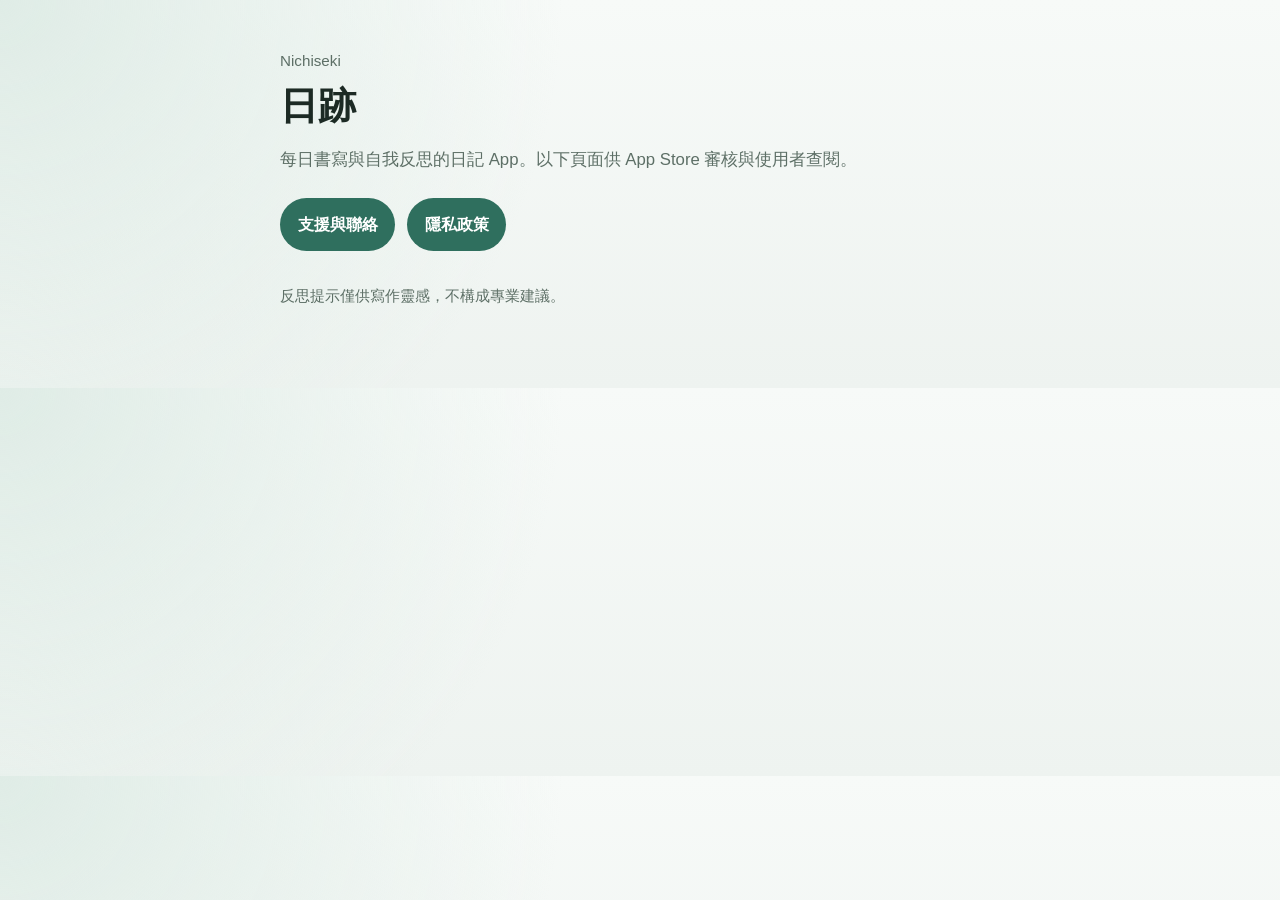
<file: index.html>
<!DOCTYPE html>
<html lang="zh-Hant">
  <head>
    <meta charset="utf-8" />
    <meta name="viewport" content="width=device-width, initial-scale=1" />
    <title>日跡</title>
    <link rel="stylesheet" href="styles.css" />
  </head>
  <body>
    <main class="wrap">
      <p class="eyebrow">Nichiseki</p>
      <h1>日跡</h1>
      <p class="lead">
        每日書寫與自我反思的日記 App。以下頁面供 App Store
        審核與使用者查閱。
      </p>
      <nav class="links">
        <a href="support.html">支援與聯絡</a>
        <a href="privacy.html">隱私政策</a>
      </nav>
      <p class="note">反思提示僅供寫作靈感，不構成專業建議。</p>
    </main>
  </body>
</html>
</file>
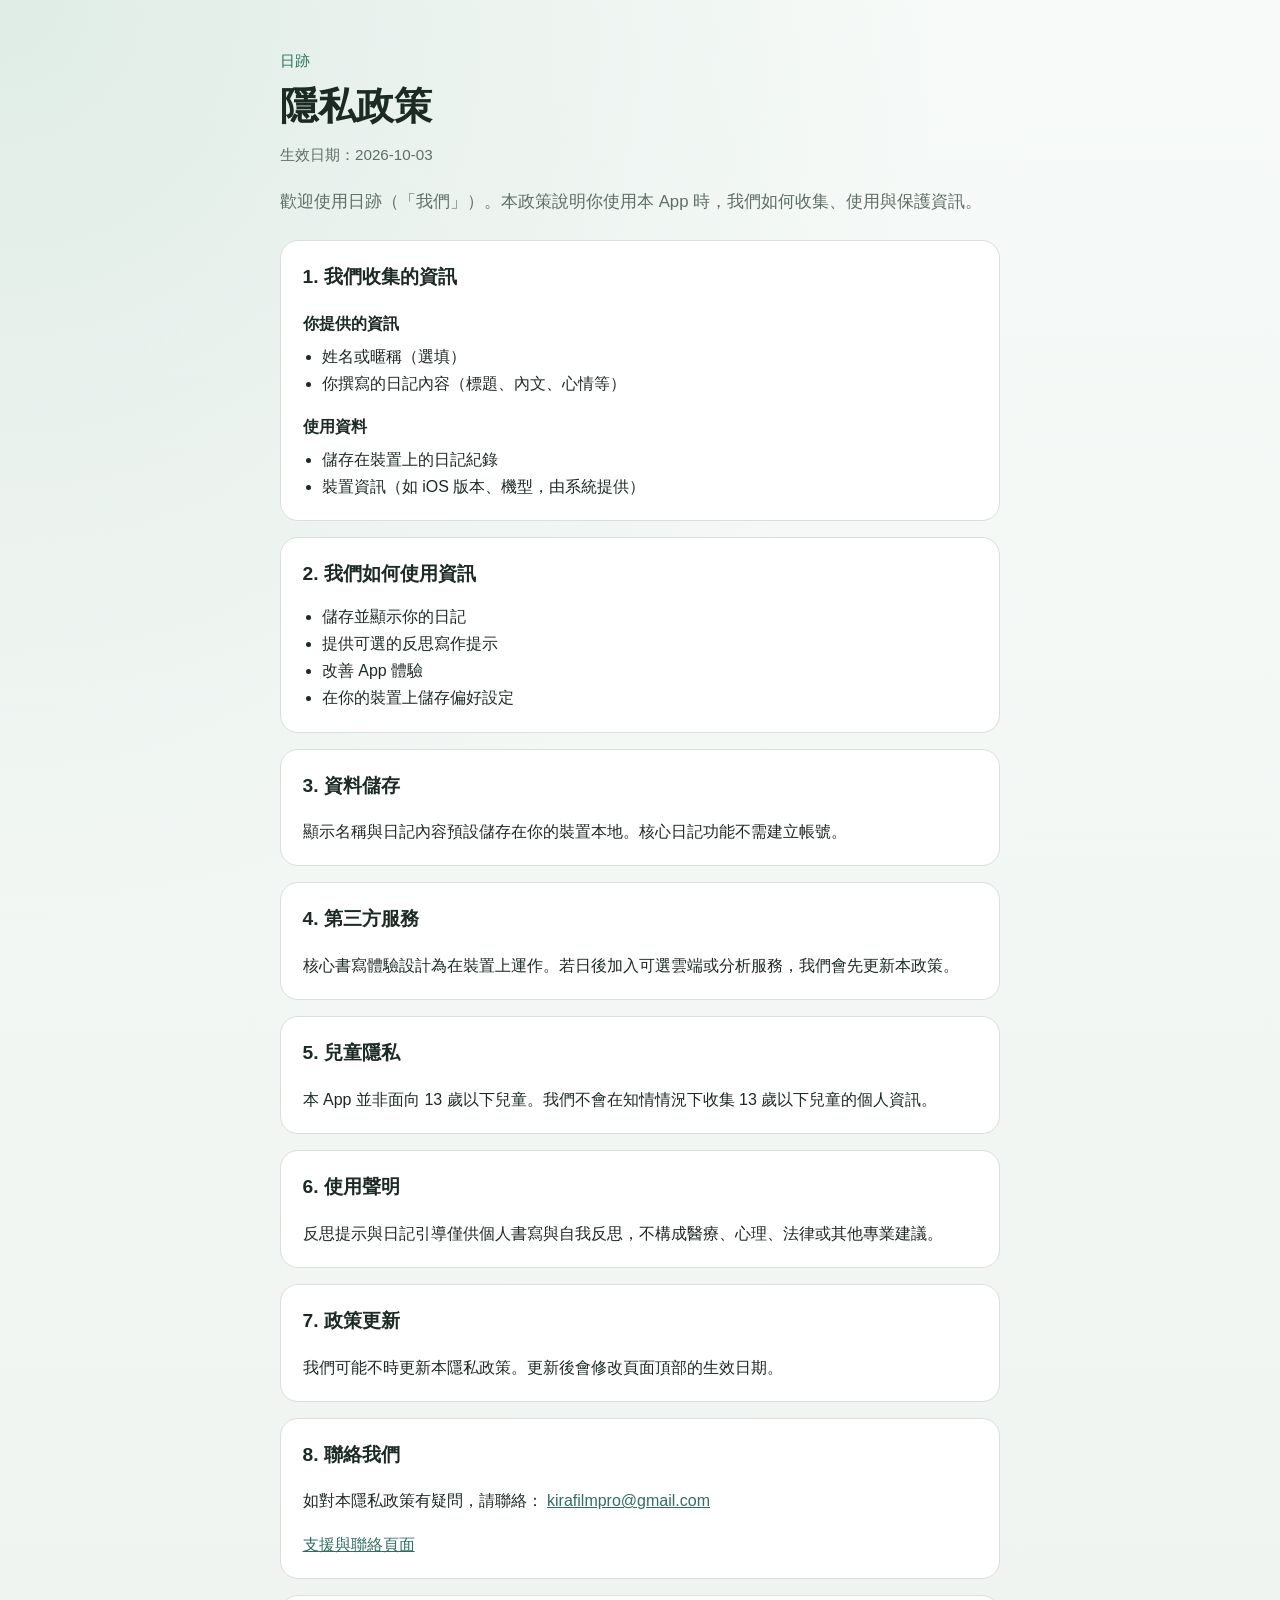
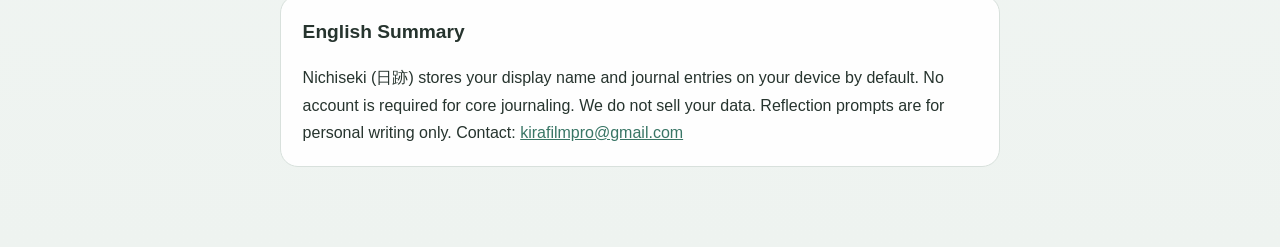
<file: privacy.html>
<!DOCTYPE html>
<html lang="zh-Hant">
  <head>
    <meta charset="utf-8" />
    <meta name="viewport" content="width=device-width, initial-scale=1" />
    <title>隱私政策｜日跡</title>
    <link rel="stylesheet" href="styles.css" />
  </head>
  <body>
    <main class="wrap">
      <p class="eyebrow"><a href="index.html">日跡</a></p>
      <h1>隱私政策</h1>
      <p class="meta">生效日期：2026-10-03</p>
      <p class="lead">
        歡迎使用日跡（「我們」）。本政策說明你使用本 App
        時，我們如何收集、使用與保護資訊。
      </p>

      <section class="card">
        <h2>1. 我們收集的資訊</h2>
        <h3>你提供的資訊</h3>
        <ul>
          <li>姓名或暱稱（選填）</li>
          <li>你撰寫的日記內容（標題、內文、心情等）</li>
        </ul>
        <h3>使用資料</h3>
        <ul>
          <li>儲存在裝置上的日記紀錄</li>
          <li>裝置資訊（如 iOS 版本、機型，由系統提供）</li>
        </ul>
      </section>

      <section class="card">
        <h2>2. 我們如何使用資訊</h2>
        <ul>
          <li>儲存並顯示你的日記</li>
          <li>提供可選的反思寫作提示</li>
          <li>改善 App 體驗</li>
          <li>在你的裝置上儲存偏好設定</li>
        </ul>
      </section>

      <section class="card">
        <h2>3. 資料儲存</h2>
        <p>
          顯示名稱與日記內容預設儲存在你的裝置本地。核心日記功能不需建立帳號。
        </p>
      </section>

      <section class="card">
        <h2>4. 第三方服務</h2>
        <p>
          核心書寫體驗設計為在裝置上運作。若日後加入可選雲端或分析服務，我們會先更新本政策。
        </p>
      </section>

      <section class="card">
        <h2>5. 兒童隱私</h2>
        <p>
          本 App 並非面向 13 歲以下兒童。我們不會在知情情況下收集 13
          歲以下兒童的個人資訊。
        </p>
      </section>

      <section class="card">
        <h2>6. 使用聲明</h2>
        <p>
          反思提示與日記引導僅供個人書寫與自我反思，不構成醫療、心理、法律或其他專業建議。
        </p>
      </section>

      <section class="card">
        <h2>7. 政策更新</h2>
        <p>
          我們可能不時更新本隱私政策。更新後會修改頁面頂部的生效日期。
        </p>
      </section>

      <section class="card">
        <h2>8. 聯絡我們</h2>
        <p>
          如對本隱私政策有疑問，請聯絡：
          <a href="mailto:kirafilmpro@gmail.com">kirafilmpro@gmail.com</a>
        </p>
        <p><a href="support.html">支援與聯絡頁面</a></p>
      </section>

      <section class="card en">
        <h2>English Summary</h2>
        <p>
          Nichiseki (日跡) stores your display name and journal entries on your
          device by default. No account is required for core journaling. We do
          not sell your data. Reflection prompts are for personal writing only.
          Contact:
          <a href="mailto:kirafilmpro@gmail.com">kirafilmpro@gmail.com</a>
        </p>
      </section>
    </main>
  </body>
</html>
</file>
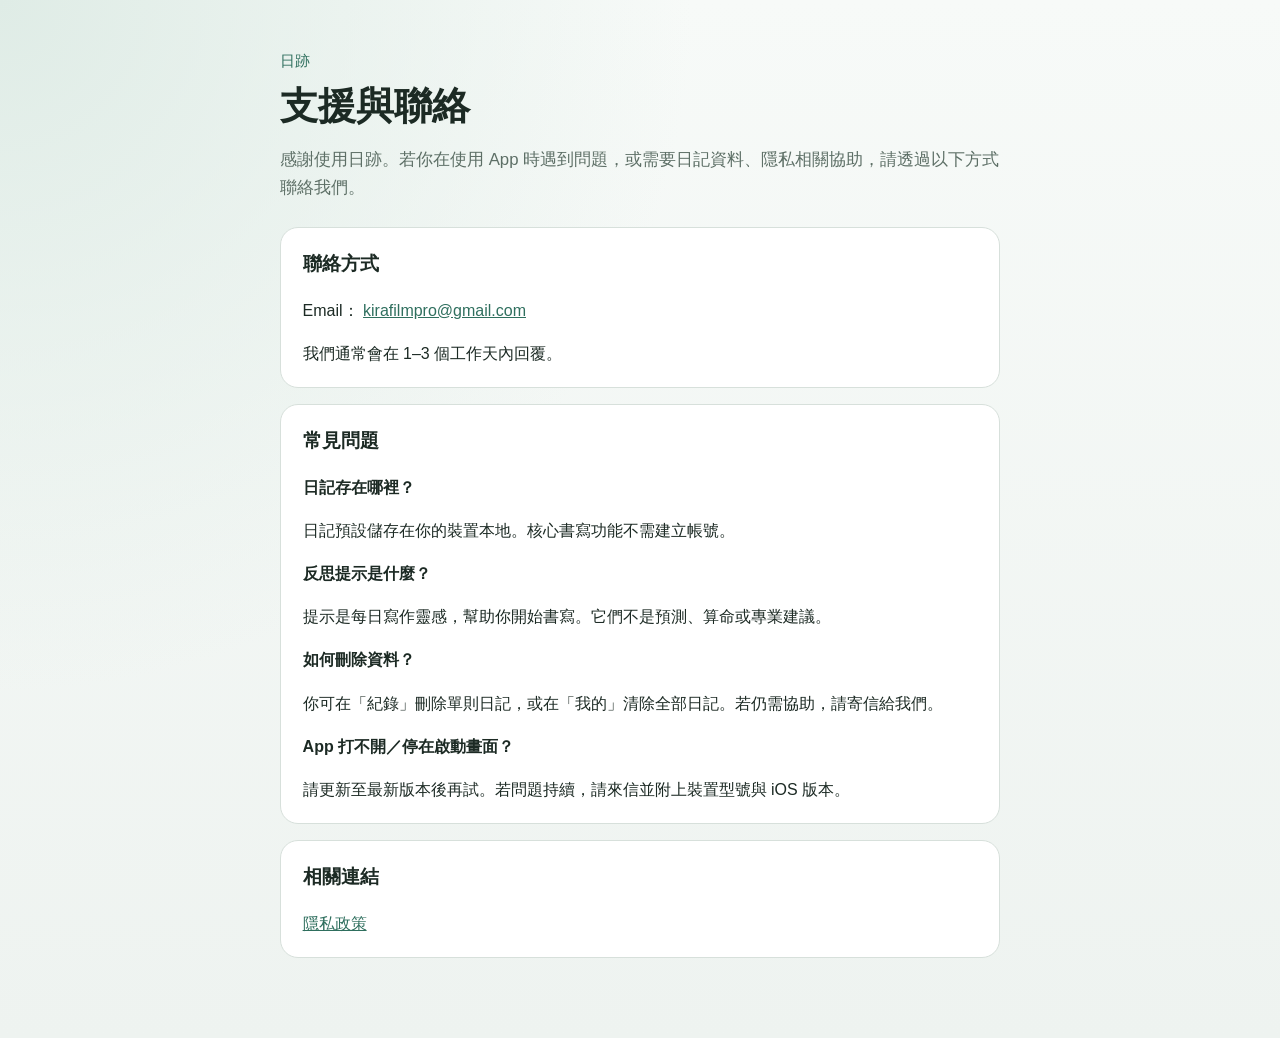
<file: support.html>
<!DOCTYPE html>
<html lang="zh-Hant">
  <head>
    <meta charset="utf-8" />
    <meta name="viewport" content="width=device-width, initial-scale=1" />
    <title>支援與聯絡｜日跡</title>
    <link rel="stylesheet" href="styles.css" />
  </head>
  <body>
    <main class="wrap">
      <p class="eyebrow"><a href="index.html">日跡</a></p>
      <h1>支援與聯絡</h1>
      <p class="lead">
        感謝使用日跡。若你在使用 App
        時遇到問題，或需要日記資料、隱私相關協助，請透過以下方式聯絡我們。
      </p>

      <section class="card">
        <h2>聯絡方式</h2>
        <p>
          Email：
          <a href="mailto:kirafilmpro@gmail.com">kirafilmpro@gmail.com</a>
        </p>
        <p>我們通常會在 1–3 個工作天內回覆。</p>
      </section>

      <section class="card">
        <h2>常見問題</h2>
        <h3>日記存在哪裡？</h3>
        <p>
          日記預設儲存在你的裝置本地。核心書寫功能不需建立帳號。
        </p>
        <h3>反思提示是什麼？</h3>
        <p>
          提示是每日寫作靈感，幫助你開始書寫。它們不是預測、算命或專業建議。
        </p>
        <h3>如何刪除資料？</h3>
        <p>
          你可在「紀錄」刪除單則日記，或在「我的」清除全部日記。若仍需協助，請寄信給我們。
        </p>
        <h3>App 打不開／停在啟動畫面？</h3>
        <p>
          請更新至最新版本後再試。若問題持續，請來信並附上裝置型號與 iOS 版本。
        </p>
      </section>

      <section class="card">
        <h2>相關連結</h2>
        <p><a href="privacy.html">隱私政策</a></p>
      </section>
    </main>
  </body>
</html>
</file>
<file: styles.css>
:root {
  color-scheme: light;
  --bg: #f3f6f4;
  --ink: #1c2a24;
  --muted: #5d6f66;
  --card: #ffffff;
  --line: #d7e0db;
  --accent: #2f6f5e;
}

* {
  box-sizing: border-box;
}

body {
  margin: 0;
  font-family: "PingFang TC", "Noto Sans TC", "Helvetica Neue", sans-serif;
  background:
    radial-gradient(circle at top left, #dfece6 0%, transparent 42%),
    linear-gradient(180deg, #f7faf8 0%, #eef3f0 100%);
  color: var(--ink);
  line-height: 1.7;
}

a {
  color: var(--accent);
}

.wrap {
  width: min(720px, calc(100% - 2rem));
  margin: 0 auto;
  padding: 3rem 0 4rem;
}

.eyebrow {
  margin: 0 0 0.5rem;
  color: var(--muted);
  font-size: 0.95rem;
}

.eyebrow a {
  text-decoration: none;
}

h1 {
  margin: 0 0 1rem;
  font-size: clamp(1.8rem, 4vw, 2.4rem);
  line-height: 1.25;
}

h2 {
  margin: 0 0 0.75rem;
  font-size: 1.2rem;
}

h3 {
  margin: 1rem 0 0.35rem;
  font-size: 1rem;
}

.lead,
.meta,
.note {
  color: var(--muted);
}

.lead {
  margin: 0 0 1.5rem;
  font-size: 1.05rem;
}

.meta {
  margin: -0.25rem 0 1.25rem;
  font-size: 0.95rem;
}

.links {
  display: flex;
  flex-wrap: wrap;
  gap: 0.75rem;
  margin-bottom: 1.5rem;
}

.links a {
  display: inline-block;
  padding: 0.8rem 1.1rem;
  border-radius: 999px;
  background: var(--accent);
  color: white;
  text-decoration: none;
  font-weight: 600;
}

.card {
  background: var(--card);
  border: 1px solid var(--line);
  border-radius: 18px;
  padding: 1.25rem 1.35rem;
  margin: 0 0 1rem;
}

.card ul {
  margin: 0.35rem 0 0;
  padding-left: 1.2rem;
}

.card p:last-child,
.card ul:last-child {
  margin-bottom: 0;
}

.en {
  opacity: 0.95;
}

.note {
  margin-top: 2rem;
  font-size: 0.95rem;
}
</file>
